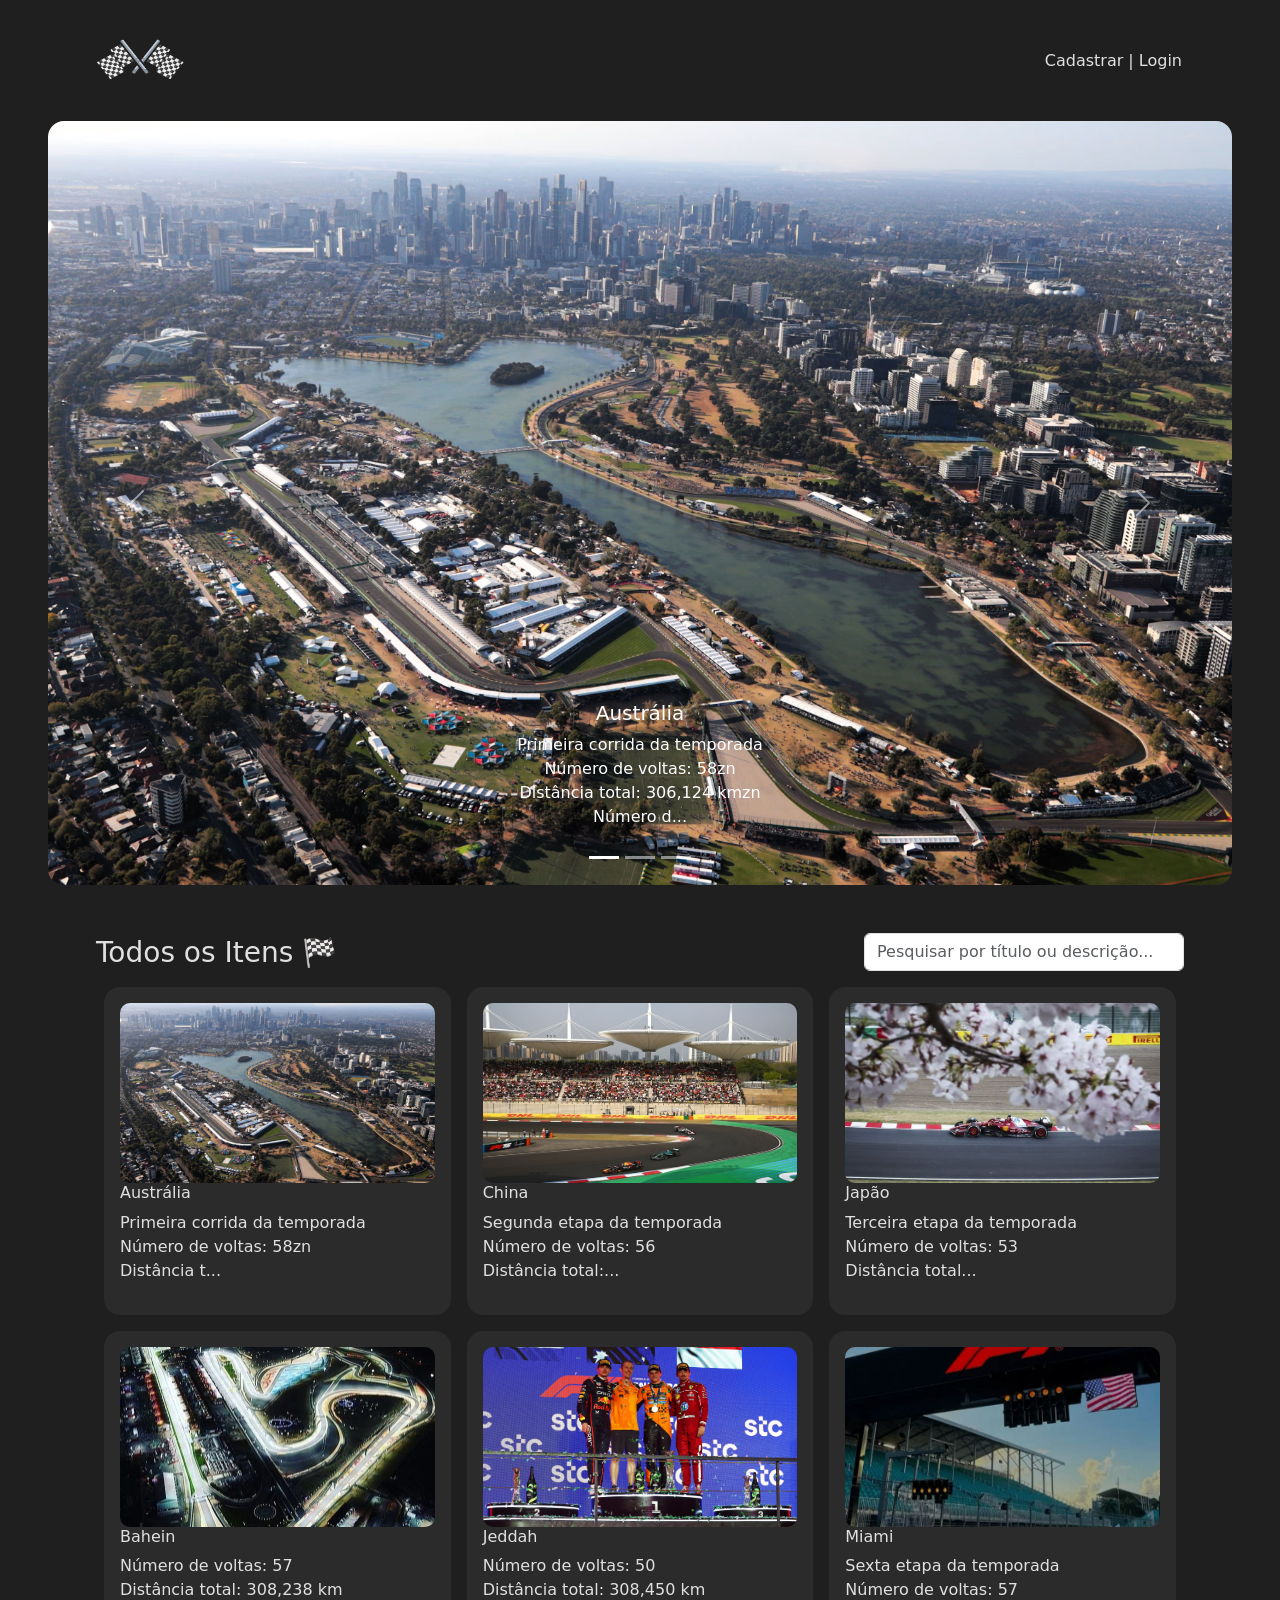
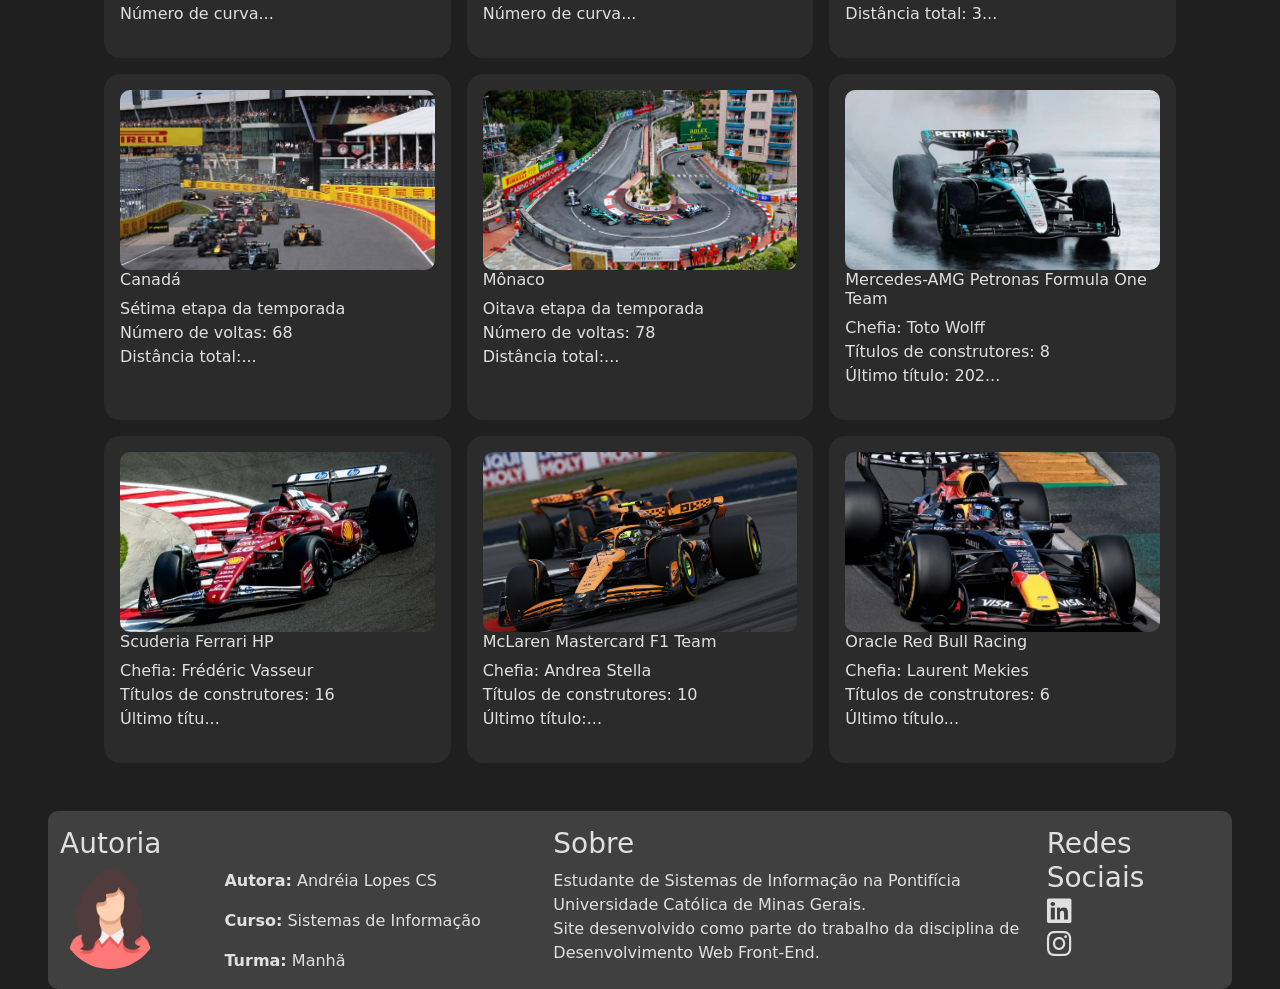
<file: public/index.html>
<!DOCTYPE html>
<html lang="en">
<head>
    <meta charset="UTF-8">
    <meta name="viewport" content="width=device-width, initial-scale=1.0">
    <link href="https://cdn.jsdelivr.net/npm/bootstrap@5.3.8/dist/css/bootstrap.min.css" rel="stylesheet" integrity="sha384-sRIl4kxILFvY47J16cr9ZwB07vP4J8+LH7qKQnuqkuIAvNWLzeN8tE5YBujZqJLB" crossorigin="anonymous">
    <link rel="stylesheet" href="https://cdnjs.cloudflare.com/ajax/libs/font-awesome/6.5.0/css/all.min.css">
    <link rel="stylesheet" href="assets/styles.css">
    <title>Home</title>
</head>
<body>
  <nav class="navbar" id="cabecalho">
    <div class="container">
      <a class="navbar-brand" href="index.html">
        <img src="assets/img/logo.png" alt="Logo" width="115" height="95">
      </a>
      <ul class="nav justify-content-end">
        <li class="nav-item linkAdmin d-none">
          <a class="nav-link" href="cadastro_itens.html">Cadastrar item</a>
        </li>
        <li class="nav-item linkFavoritos d-none">
          <a class="nav-link" href="favoritos.html">Favoritos</a>
        </li>
        <li class="nav-item linkLoginBtn">
          <a class="nav-link" href="login.html">Cadastrar | Login</a>
        </li>
        <li class="nav-item linkLogout d-none">
          <a class="nav-link" href="#" id="btnLogout">Logout</a>
        </li>
      </ul>
    </div>
  </nav>
  <div id="carrossel" class="carousel slide mx-sm-5 mb-5 rounded-4">
    <div class="carousel-indicators"></div>
  <div class="carousel-inner rounded-4"></div>
    <button class="carousel-control-prev" type="button" data-bs-target="#carrossel" data-bs-slide="prev">
      <span class="carousel-control-prev-icon" aria-hidden="true"></span>
      <span class="visually-hidden">Anterior</span>
    </button>
    <button class="carousel-control-next" type="button" data-bs-target="#carrossel" data-bs-slide="next">
      <span class="carousel-control-next-icon" aria-hidden="true"></span>
      <span class="visually-hidden">Próximo</span>
    </button>
  </div>
  
  <div class="d-flex justify-content-between align-items-center mx-5 px-sm-5 mb-3 flex-wrap gap-2">
    <h3 class="m-0">Todos os Itens 🏁</h3>
    <input type="search" id="campoPesquisa" class="form-control" placeholder="Pesquisar por título ou descrição...">
  </div>

  <div class="row mx-5 px-sm-5 g-3" id="itens-card"></div>

  <div id="footer" class="mt-5 mx-md-5 pt-3">
    <div class="container-fluid">
      <div class="row">
    <div class="col-5">
      <h3>Autoria</h3>
      <div class="row">
        <div class="col-12 col-lg-4">
          <img src="assets/img/avatar.png" class="rounded-circle" alt="Autora" width="100">
        </div>
        <div class=" col-12 col-lg-8">
          <p><strong>Autora:</strong> Andréia Lopes CS</p>
          <p><strong>Curso:</strong> Sistemas de Informação</p>
          <p><strong>Turma:</strong> Manhã</p>
        </div>
      </div>
    </div>
        <div class="col-5">
        <h3>Sobre</h3>
        <p>Estudante de Sistemas de Informação na Pontifícia Universidade Católica de Minas Gerais. <br> Site desenvolvido como parte do trabalho da disciplina de Desenvolvimento Web Front-End.
      </div>
      <div class="col-sm-2 ">
      <h3>Redes Sociais <br>
        <a href="#"><i class="fa-brands fa-linkedin me-3" style="color: #e0e0e0;"></i></a><br>
        <a href="#"><i class="fa-brands fa-instagram" style="color: #e0e0e0;"></i></a>
      </h3>
      </div>
        </div>
      </div>
      </div>
    </div>
  </div>

  <script src="https://cdn.jsdelivr.net/npm/bootstrap@5.3.8/dist/js/bootstrap.bundle.min.js"></script>
  <script src="assets/scripts/app.js"></script>
</body>
</html>
</file>
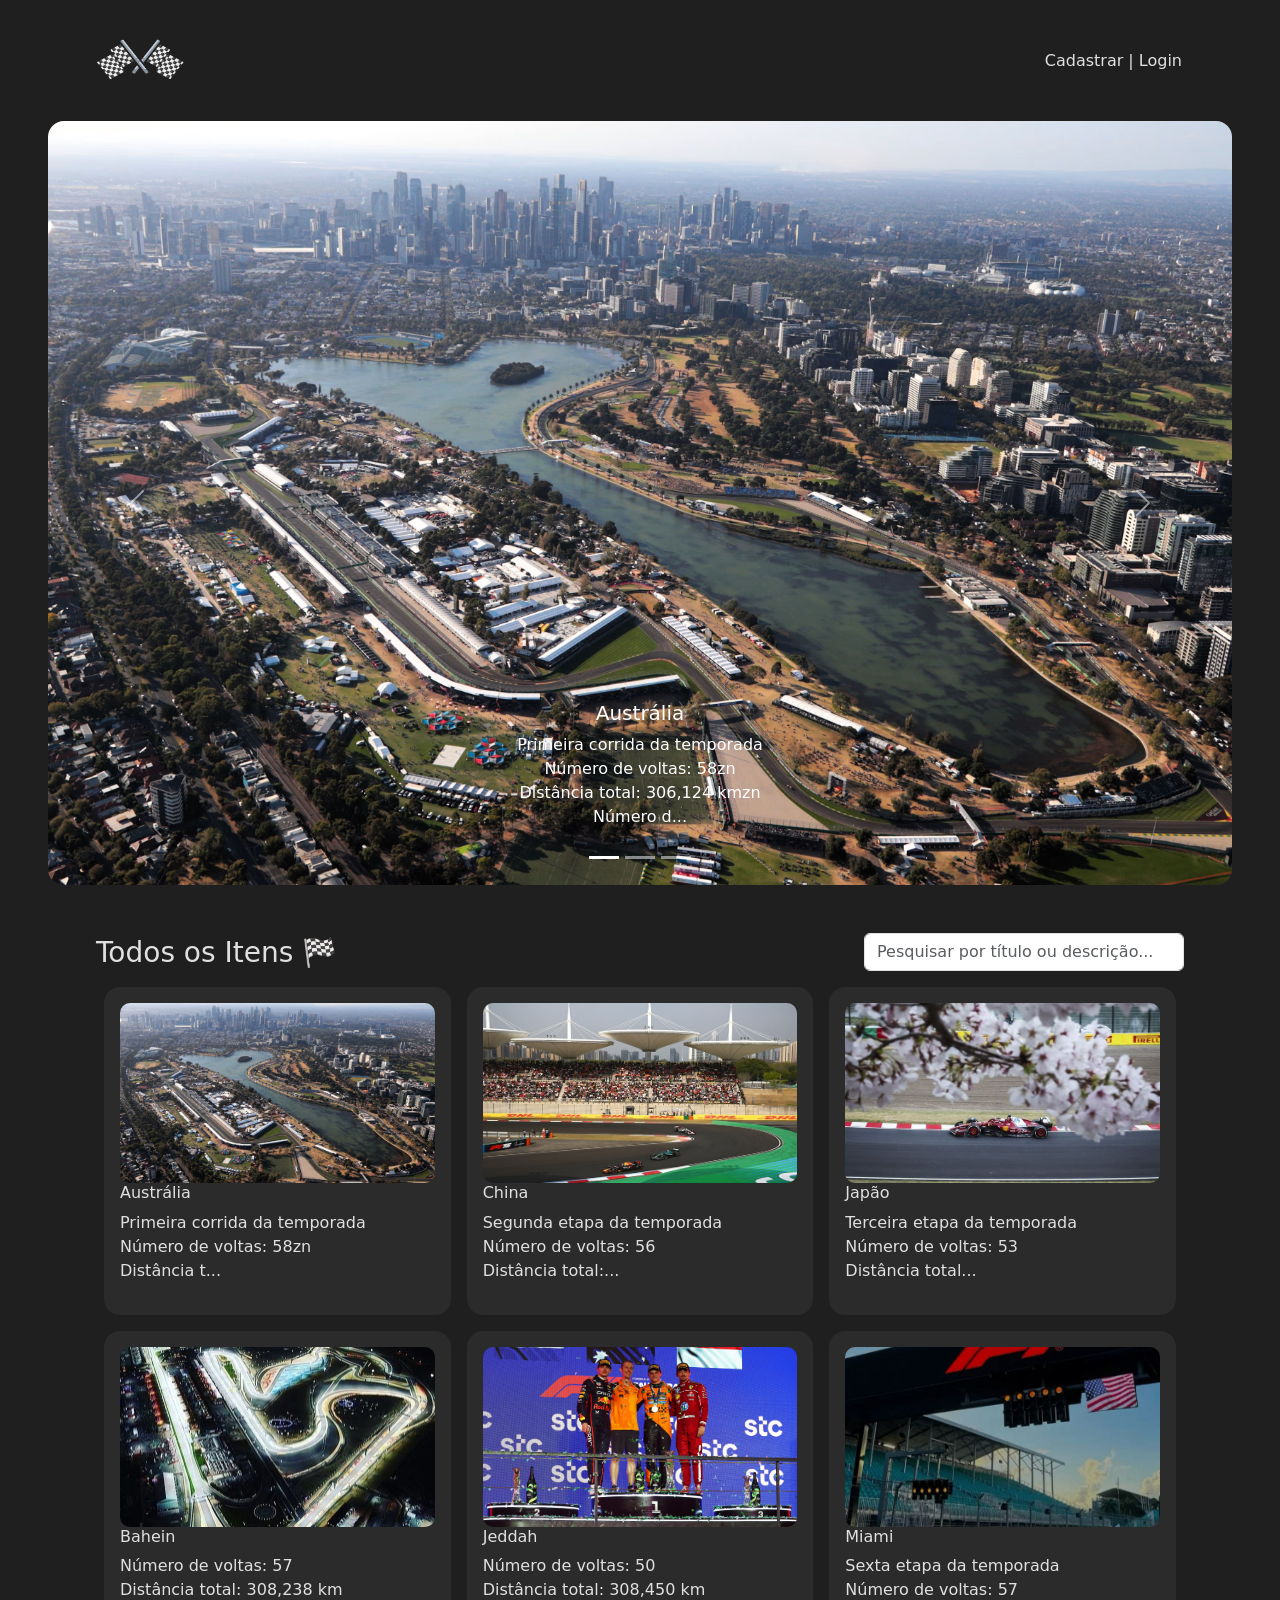
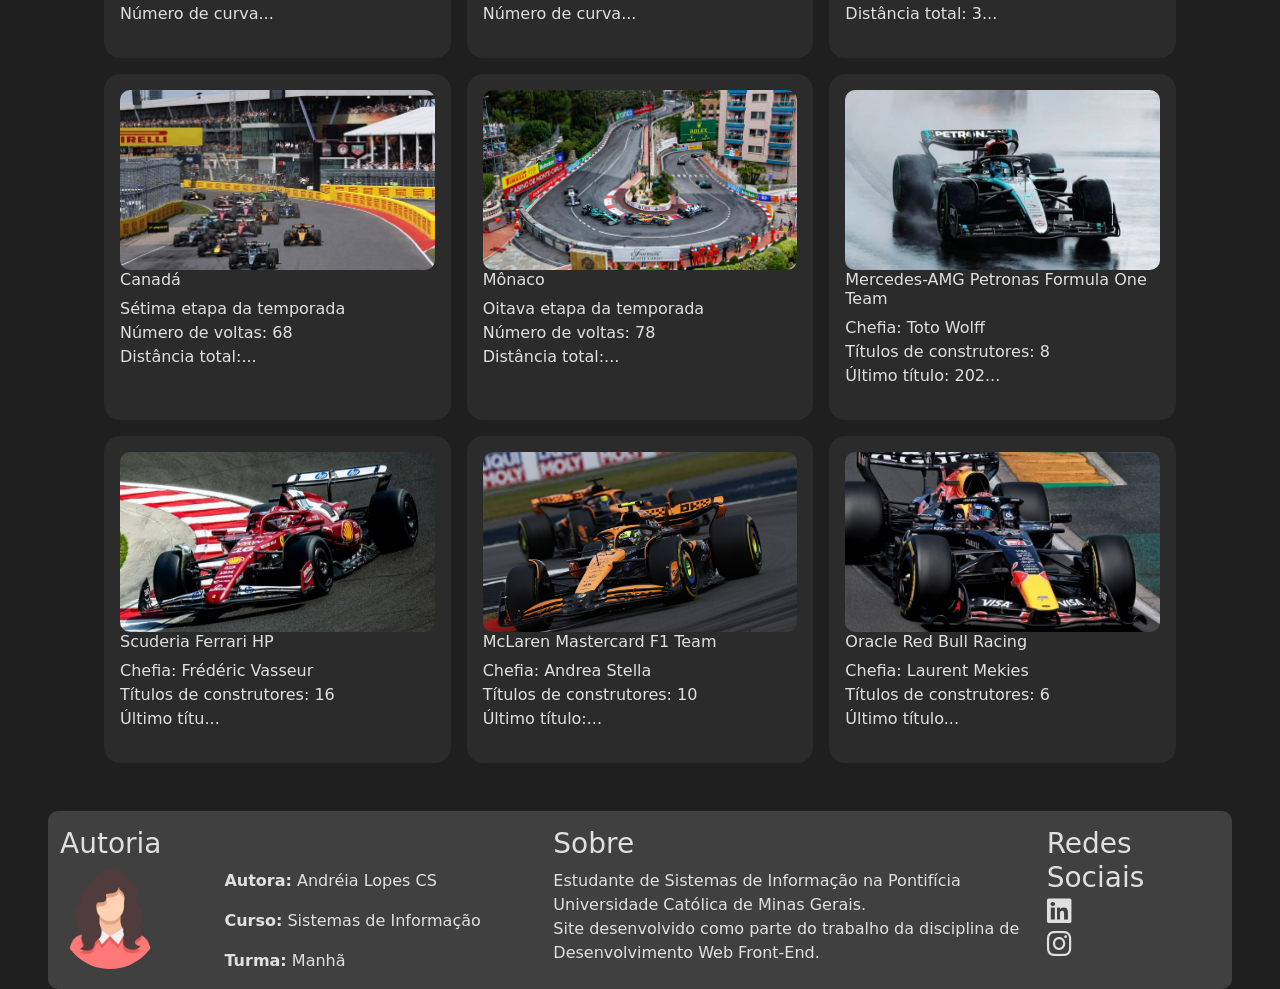
<file: public/cadastro_itens.html>
<!DOCTYPE html>
<html lang="en">
<head>
    <meta charset="UTF-8">
    <meta name="viewport" content="width=device-width, initial-scale=1.0">
    <link href="https://cdn.jsdelivr.net/npm/bootstrap@5.3.8/dist/css/bootstrap.min.css" rel="stylesheet" integrity="sha384-sRIl4kxILFvY47J16cr9ZwB07vP4J8+LH7qKQnuqkuIAvNWLzeN8tE5YBujZqJLB" crossorigin="anonymous">
    <link rel="stylesheet" href="assets/styles.css">
    <title>Cadastro Itens</title>
</head>
<body>
  <nav class="navbar" id="cabecalho">
    <div class="container">
      <a class="navbar-brand" href="index.html">← 🏁</a>
    </div>
  </nav>

  <div class="mx-4 mx-md-5">
    <h1 class="mb-4">Cadastro de itens</h1>

    <form id="formItem" class="form-cadastro p-4 rounded-3 mb-5">
      <input type="hidden" id="itemId">

      <div class="row g-3">
        <div class="col-md-6">
          <label for="titulo" class="form-label">Título</label>
          <input type="text" id="titulo" class="form-control campo-input" required>
        </div>
        <div class="col-md-6">
          <label for="imagem" class="form-label">Imagem (caminho)</label>
          <input type="text" id="imagem" class="form-control campo-input" placeholder="assets/img/img0.jpg" required>
        </div>
        <div class="col-12">
          <label for="descricao" class="form-label">Descrição</label>
          <textarea id="descricao" class="form-control campo-input" rows="4" required></textarea>
        </div>
        <div class="col-12 form-check ps-1">
          <input type="checkbox" id="destaque" class="form-check-input ms-1">
          <label for="destaque" class="form-check-label">Exibir no carrossel de destaques</label>
        </div>
      </div>

      <div class="mt-4 d-flex gap-3">
        <button type="submit" id="btnSalvarItem" class="btn-cadastro px-4 rounded border-0">Cadastrar</button>
        <button type="button" id="btnCancelar" class="btn btn-outline-light px-4 rounded">Cancelar</button>
      </div>
    </form>

    <h4 class="mb-3">Itens cadastrados</h4>
    <div class="table-responsive mb-5">
      <table class="table table-dark table-striped align-middle">
        <thead>
          <tr>
            <th>Título</th>
            <th>Destaque</th>
            <th>Ações</th>
          </tr>
        </thead>
        <tbody id="corpoTabela"></tbody>
      </table>
    </div>
  </div>

  <script src="https://cdn.jsdelivr.net/npm/bootstrap@5.3.8/dist/js/bootstrap.bundle.min.js"></script>
  <script src="assets/scripts/app.js"></script>
</body>
</html>
</file>
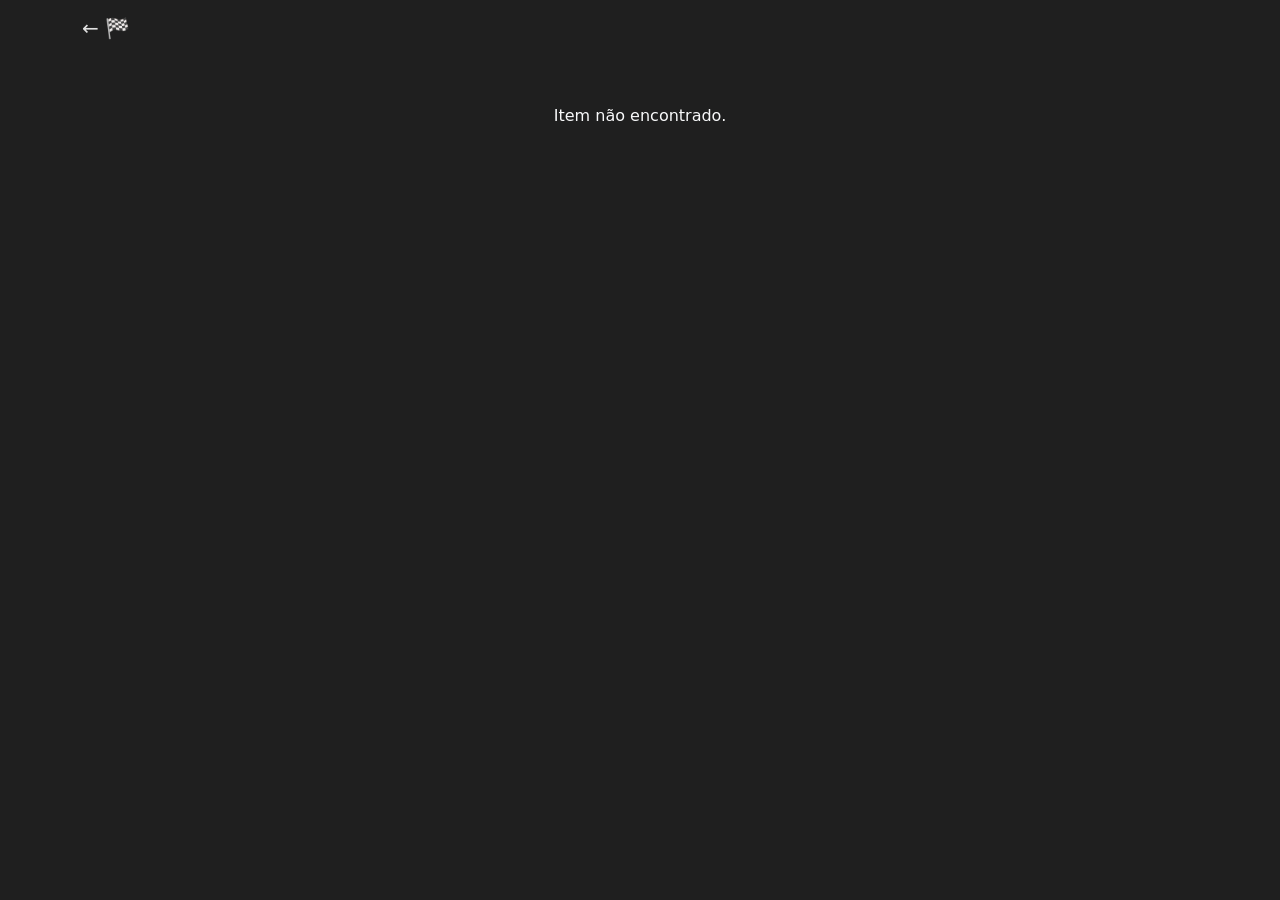
<file: public/detalhes.html>
<!DOCTYPE html>
<html lang="en">
<head>
    <meta charset="UTF-8">
    <meta name="viewport" content="width=device-width, initial-scale=1.0">
    <link href="https://cdn.jsdelivr.net/npm/bootstrap@5.3.8/dist/css/bootstrap.min.css" rel="stylesheet" integrity="sha384-sRIl4kxILFvY47J16cr9ZwB07vP4J8+LH7qKQnuqkuIAvNWLzeN8tE5YBujZqJLB" crossorigin="anonymous">
    <link rel="stylesheet" href="assets/styles.css">
    <title>Detalhes</title>
</head>
<body>
    <nav class="navbar" id="cabecalho">
    <div class="container">
      <a class="navbar-brand" href="index.html">← 🏁</a>
    </div>
  </nav>
<div id="detalhes-card"></div>

  <script src="https://cdn.jsdelivr.net/npm/bootstrap@5.3.8/dist/js/bootstrap.bundle.min.js"></script>
  <script src="assets/scripts/app.js"></script>
</body>
</html>
</file>
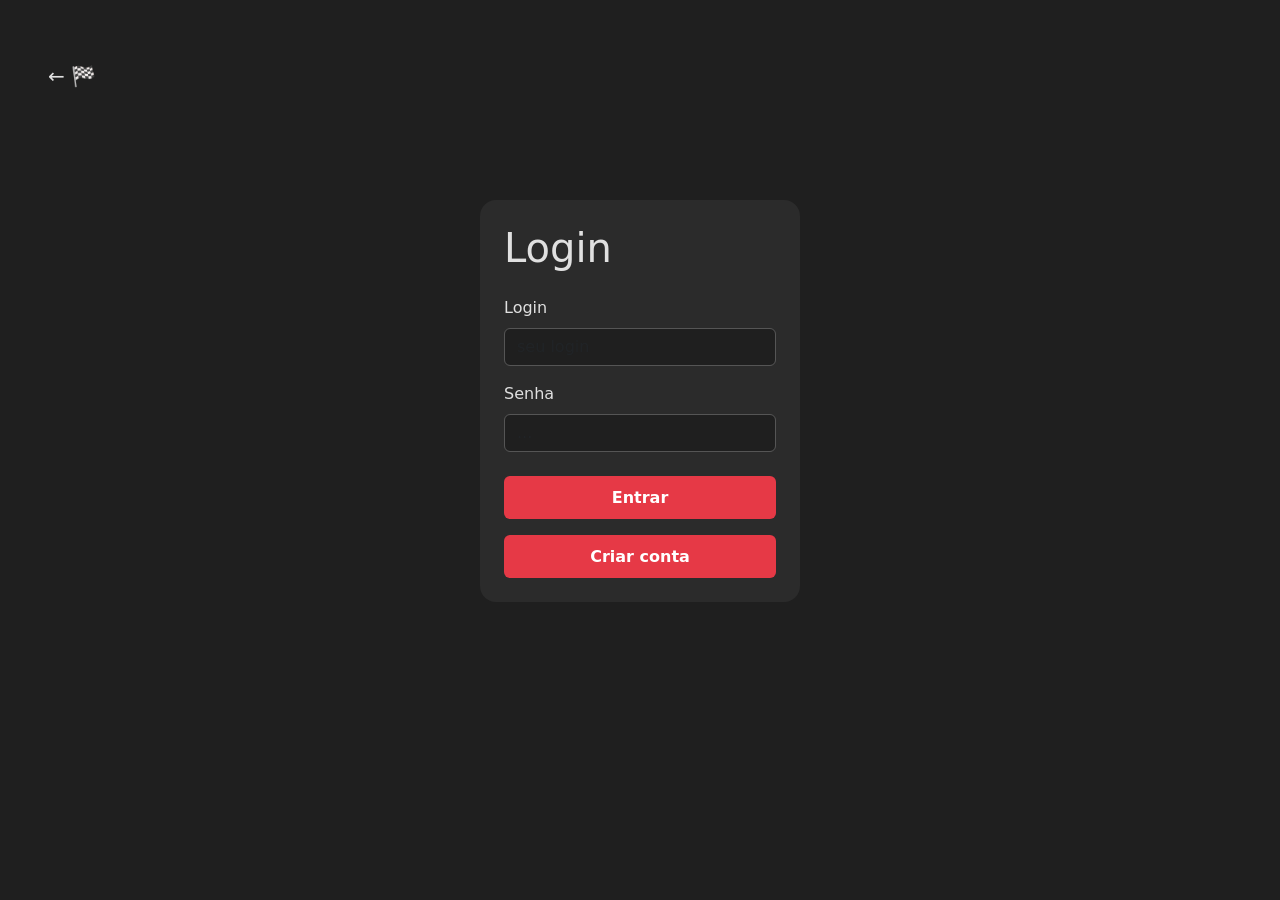
<file: public/favoritos.html>
<!DOCTYPE html>
<html lang="pt-BR">
<head>
  <meta charset="UTF-8">
  <meta name="viewport" content="width=device-width, initial-scale=1.0">
  <link href="https://cdn.jsdelivr.net/npm/bootstrap@5.3.8/dist/css/bootstrap.min.css" rel="stylesheet">
  <link rel="stylesheet" href="assets/styles.css">
  <title>Favoritos</title>
</head>
<body>
  <nav class="navbar" id="cabecalho">
    <div class="container">
      <a class="navbar-brand" href="index.html">← 🏁</a>
    </div>
  </nav>

  <h1 class="ms-5 ps-sm-5 mb-4">Meus favoritos</h1>
  <div class="row mx-5 px-sm-5 g-3 mb-5" id="favoritos-card"></div>

  <script src="https://cdn.jsdelivr.net/npm/bootstrap@5.3.8/dist/js/bootstrap.bundle.min.js"></script>
  <script src="assets/scripts/app.js"></script>
</body>
</html>
</file>
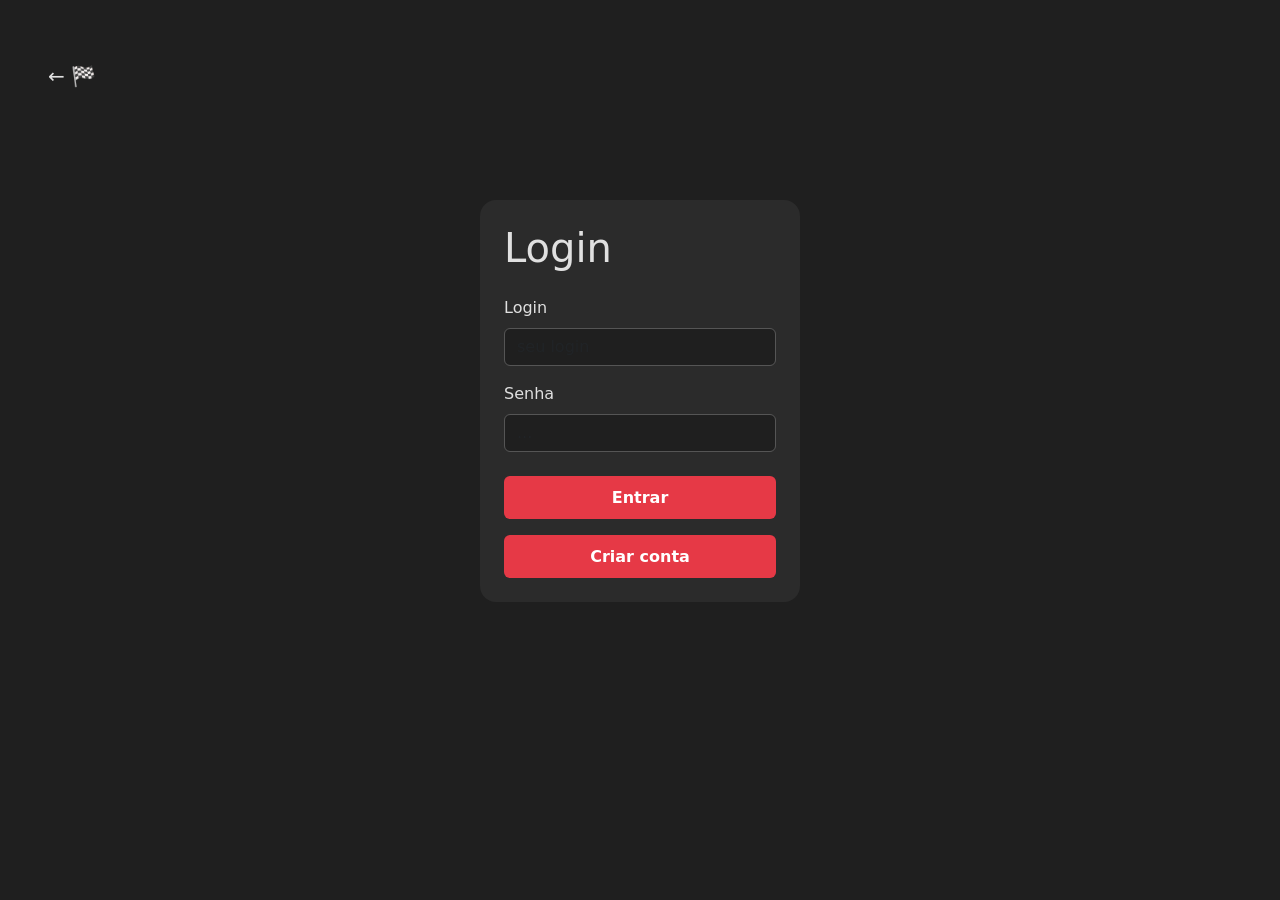
<file: public/login.html>
<!DOCTYPE html>
<html lang="pt-BR">
<head>
  <meta charset="UTF-8">
  <meta name="viewport" content="width=device-width, initial-scale=1.0">
  <link href="https://cdn.jsdelivr.net/npm/bootstrap@5.3.8/dist/css/bootstrap.min.css" rel="stylesheet">
  <link rel="stylesheet" href="assets/styles.css">
  <title>Login</title>
</head>
<body>
    <nav class="navbar" id="cabecalho">
      <a class="navbar-brand m-5" href="index.html">← 🏁</a>
    </nav>

  <div class="d-flex justify-content-center align-items-center mt-5 flex-wrap gap-4">
    <div class="login-card col-11 col-sm-6 col-lg-3 p-4">
      <h1 class="mb-4">Login</h1>
      <form id="formLogin">
        <div class="mb-3">
          <label for="login" class="form-label">Login</label>
          <input type="text" id="login" class="form-control campo-input" placeholder="seu login" required>
        </div>
        <div class="mb-4">
          <label for="loginSenha" class="form-label">Senha</label>
          <input type="password" id="loginSenha" class="form-control campo-input" placeholder="..." required>
        </div>
        <div id="erroLogin" class="erro-msg mb-3 d-none"></div>
        <button type="submit" class="btn-entrar w-100 rounded border-0 mb-3">Entrar</button>
      </form>
      <button type="button" id="cadastroUsuario" class="btn-cadastrar w-100 rounded border-0">Criar conta</button>
    </div>

    <div class="cadastro-card col-11 col-sm-6 col-lg-3 p-4">
      <h1 class="mb-4">Cadastro</h1>
      <form id="formCadastro">
        <div class="mb-3">
          <label for="CadastroLogin" class="form-label">Login</label>
          <input type="text" id="CadastroLogin" class="form-control campo-input" required>
        </div>
        <div class="mb-3">
          <label for="CadastroNome" class="form-label">Nome completo</label>
          <input type="text" id="CadastroNome" class="form-control campo-input" required>
        </div>
        <div class="mb-3">
          <label for="CadastroEmail" class="form-label">E-mail</label>
          <input type="email" id="CadastroEmail" class="form-control campo-input" required>
        </div>
        <div class="mb-4">
          <label for="CadastroSenha" class="form-label">Senha</label>
          <input type="password" id="CadastroSenha" class="form-control campo-input" required>
        </div>
        <div id="erroCadastro" class="erro-msg mb-3 d-none"></div>
        <button type="submit" class="btn-cadastro w-100 rounded border-0">Cadastrar</button>
      </form>
    </div>
  </div>

  <script src="assets/scripts/app.js"></script>
  <script src="assets/scripts/login.js"></script>
</body>
</html>
</file>
<file: public/assets/styles.css>
body{
    background-color: #1F1F1F;
    color: #E0E0E0;
}

#cabecalho {
    background-color: #1F1F1F;
}
.navbar-brand, .nav-link {
    color: #E0E0E0 !important;
}

#carrossel{
    background-color: #404040;
    min-height: 80px;
}
/**/
.card-item {
    background-color: #2b2b2b;
    border-radius: 16px;
    padding: 1rem;
    color: #E0E0E0;
    height: 100%;
}
.card-img-top {
    height: 180px;
    width: 100%;
    object-fit: cover;
    border-radius: 10px;
}
.card-body{
    color: #E0E0E0;
}
#footer{
    background-color: #404040;
    border-radius: 10px;
    color: #E0E0E0;
}
/* Pesquisa*/
#campoPesquisa {
    max-width: 320px;
}
/*Favoritos*/ 
.btn-favorito {
    position: absolute;
    top: 10px;
    right: 10px;
    width: 36px;
    height: 36px;
    border: none;
    border-radius: 50%;
    background: rgba(0, 0, 0, 0.45);
    color: #E0E0E0;
    font-size: 1.2rem;
    display: flex;
    align-items: center;
    justify-content: center;
    cursor: pointer;
    z-index: 2;
}
.btn-favorito.favoritado {
    color: #e63946;
}
.btn-favorito-detalhe {
    margin-top: 1rem;
    padding: 0.6rem 1.2rem;
    border: none;
    border-radius: 8px;
    background-color: #404040;
    color: #E0E0E0;
    cursor: pointer;
    font-size: 1rem;
}
.btn-favorito-detalhe.favoritado {
    background-color: #e63946;
    color: #ffffff;
}
.login-card, .cadastro-card, .form-cadastro {
    background-color: #2b2b2b;
    border-radius: 16px;
    color: #E0E0E0;
}
.cadastro-card {
    display: none;
}
.campo-input {
    background-color: #1F1F1F;
    color: #E0E0E0;
    border: 1px solid #555;
}
.campo-input:focus {
    background-color: #1F1F1F;
    color: #E0E0E0;
    border-color: #888;
    box-shadow: none;
}
.btn-entrar, .btn-cadastrar, .btn-cadastro {
    background-color: #e63946;
    color: #ffffff;
    font-weight: 600;
    padding: 0.6rem 0;
}
.btn-entrar:hover, .btn-cadastrar:hover, .btn-cadastro:hover {
    background-color: #c92f3b;
}
.erro-msg {
    color: #ff6b6b;
    font-size: 0.9rem;
}
</file>
